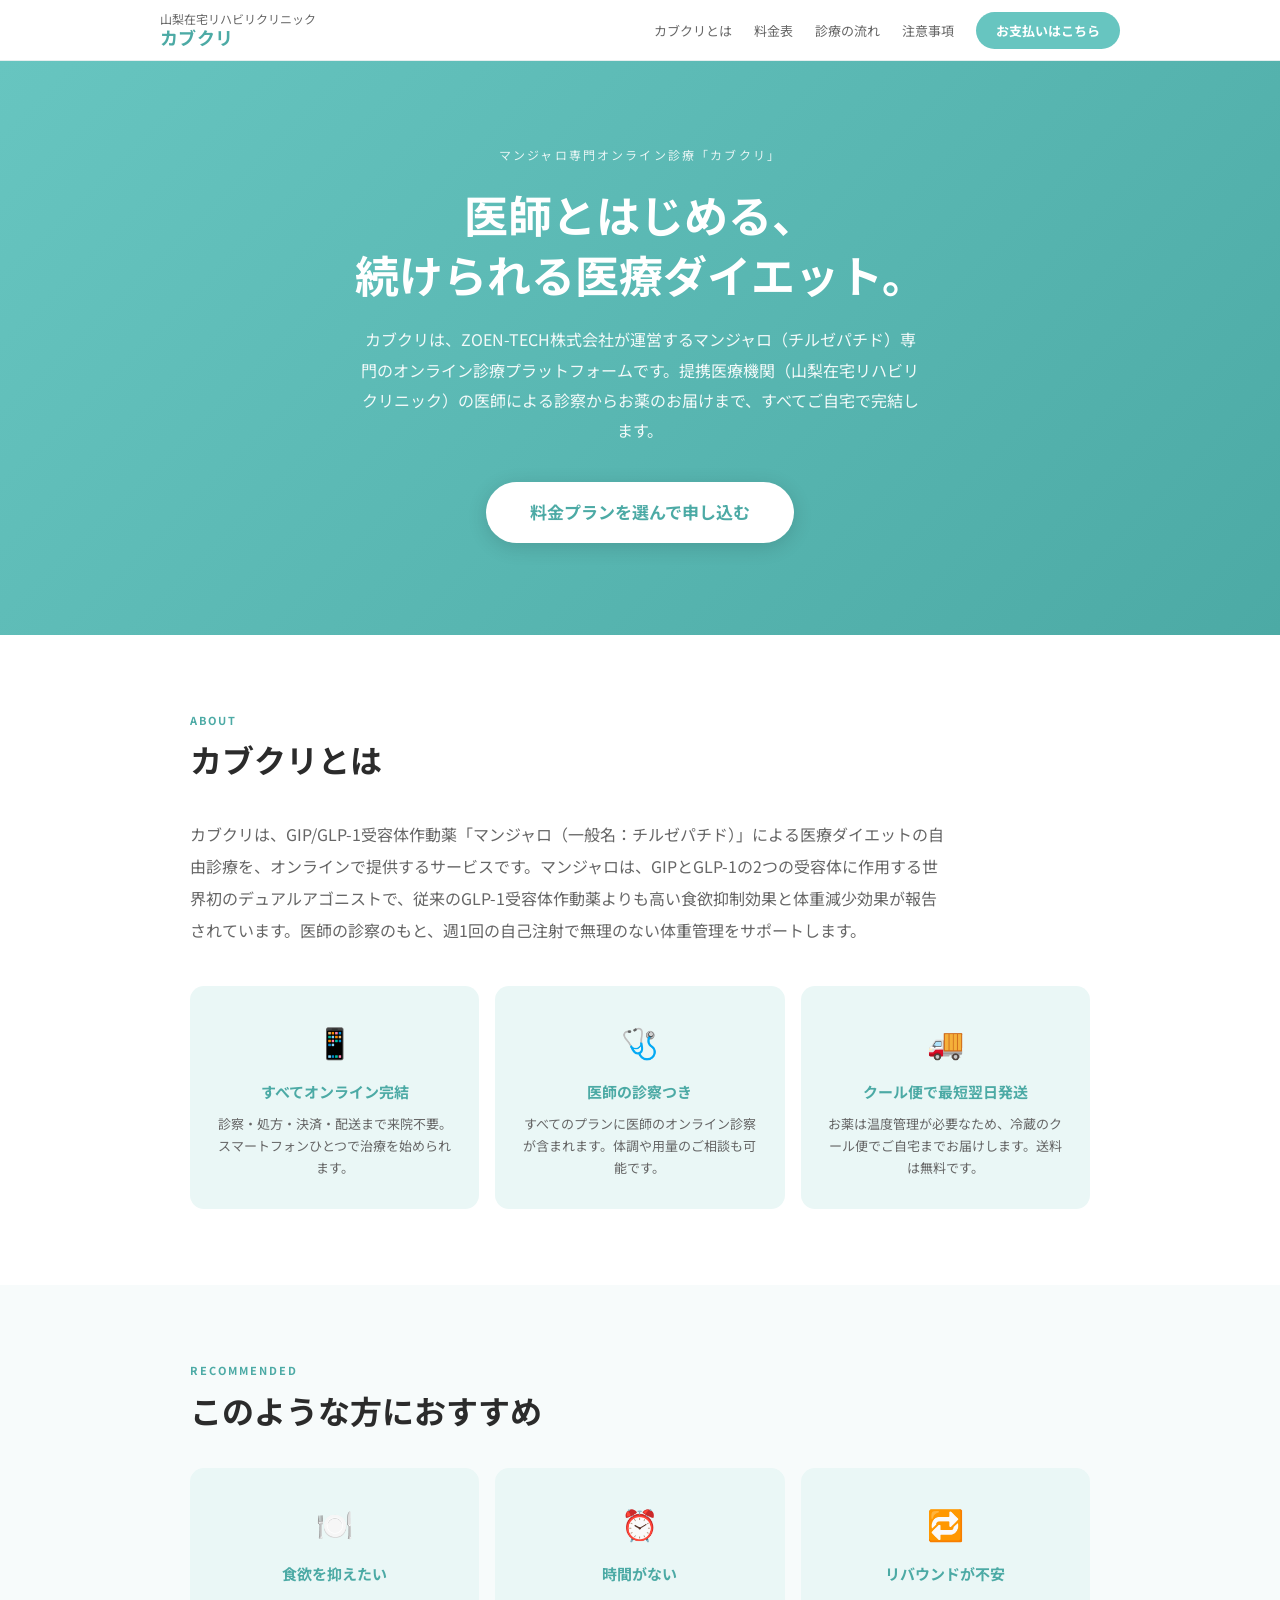
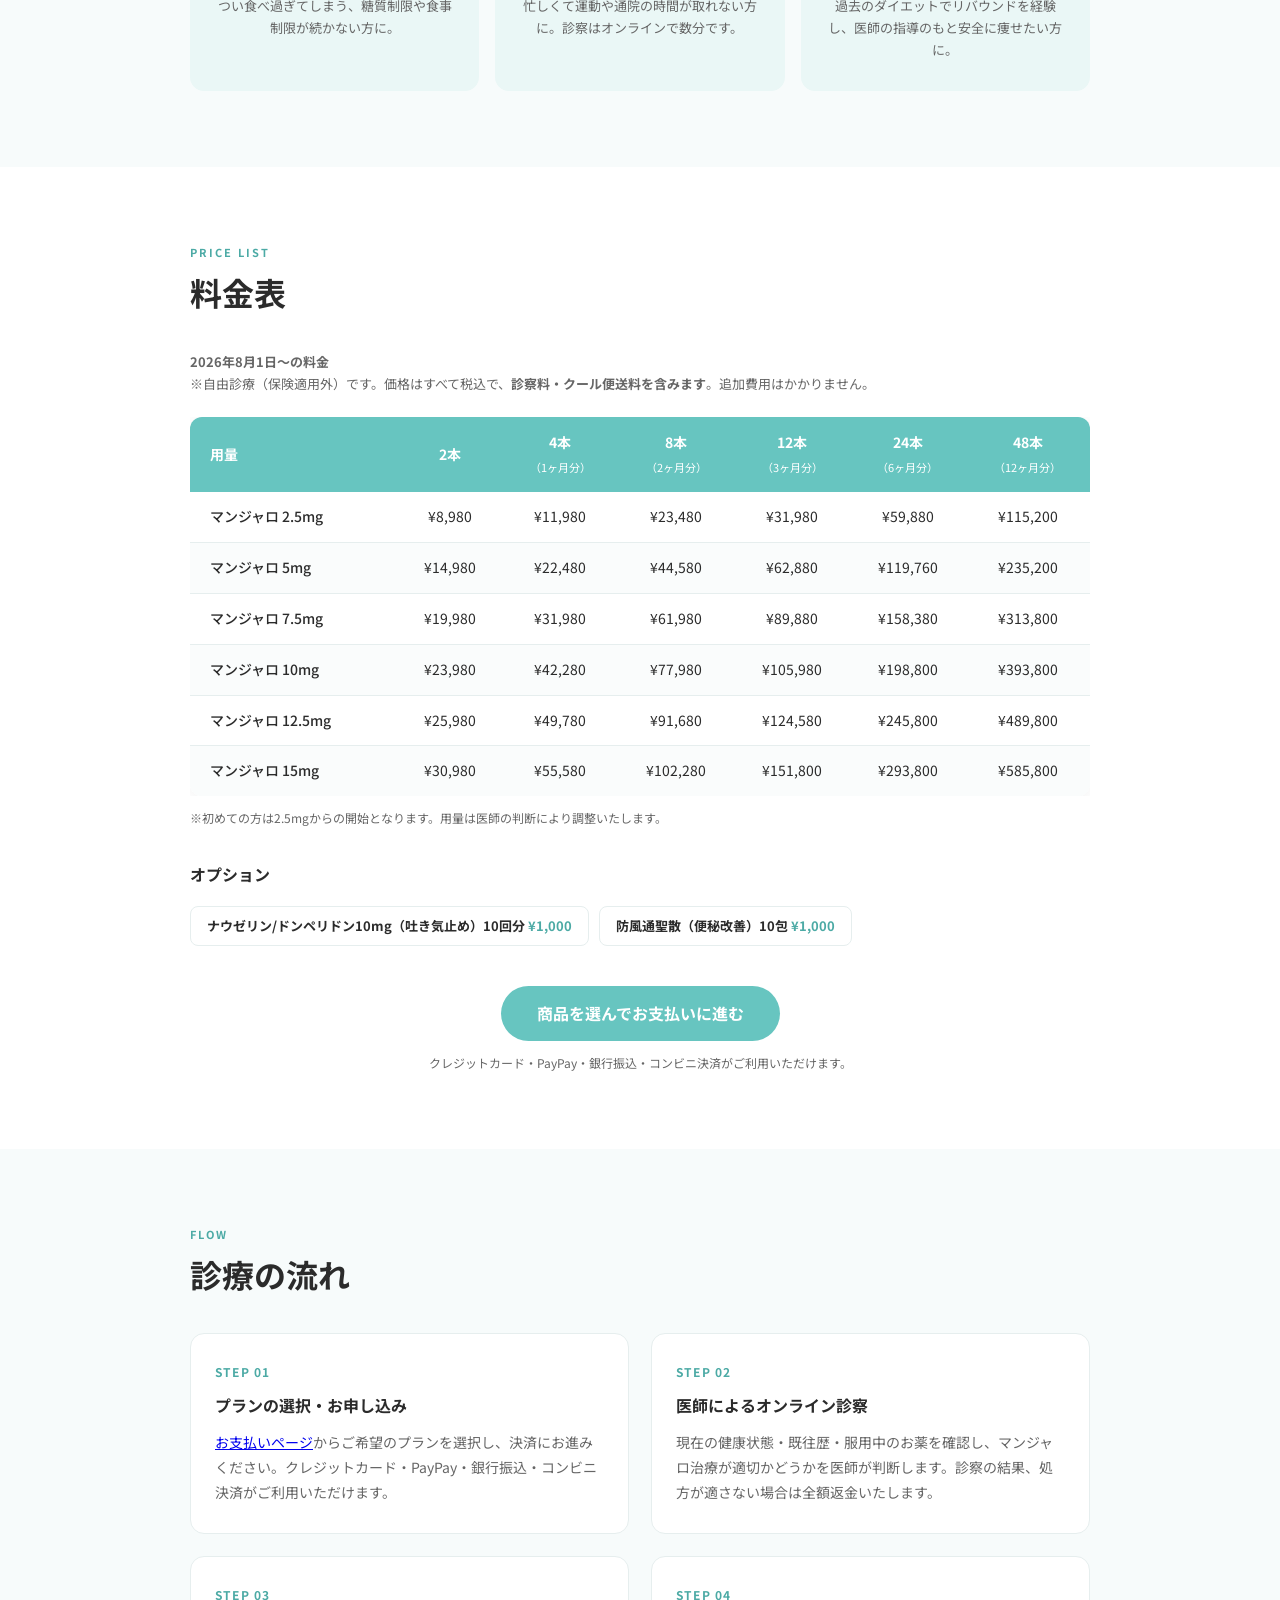
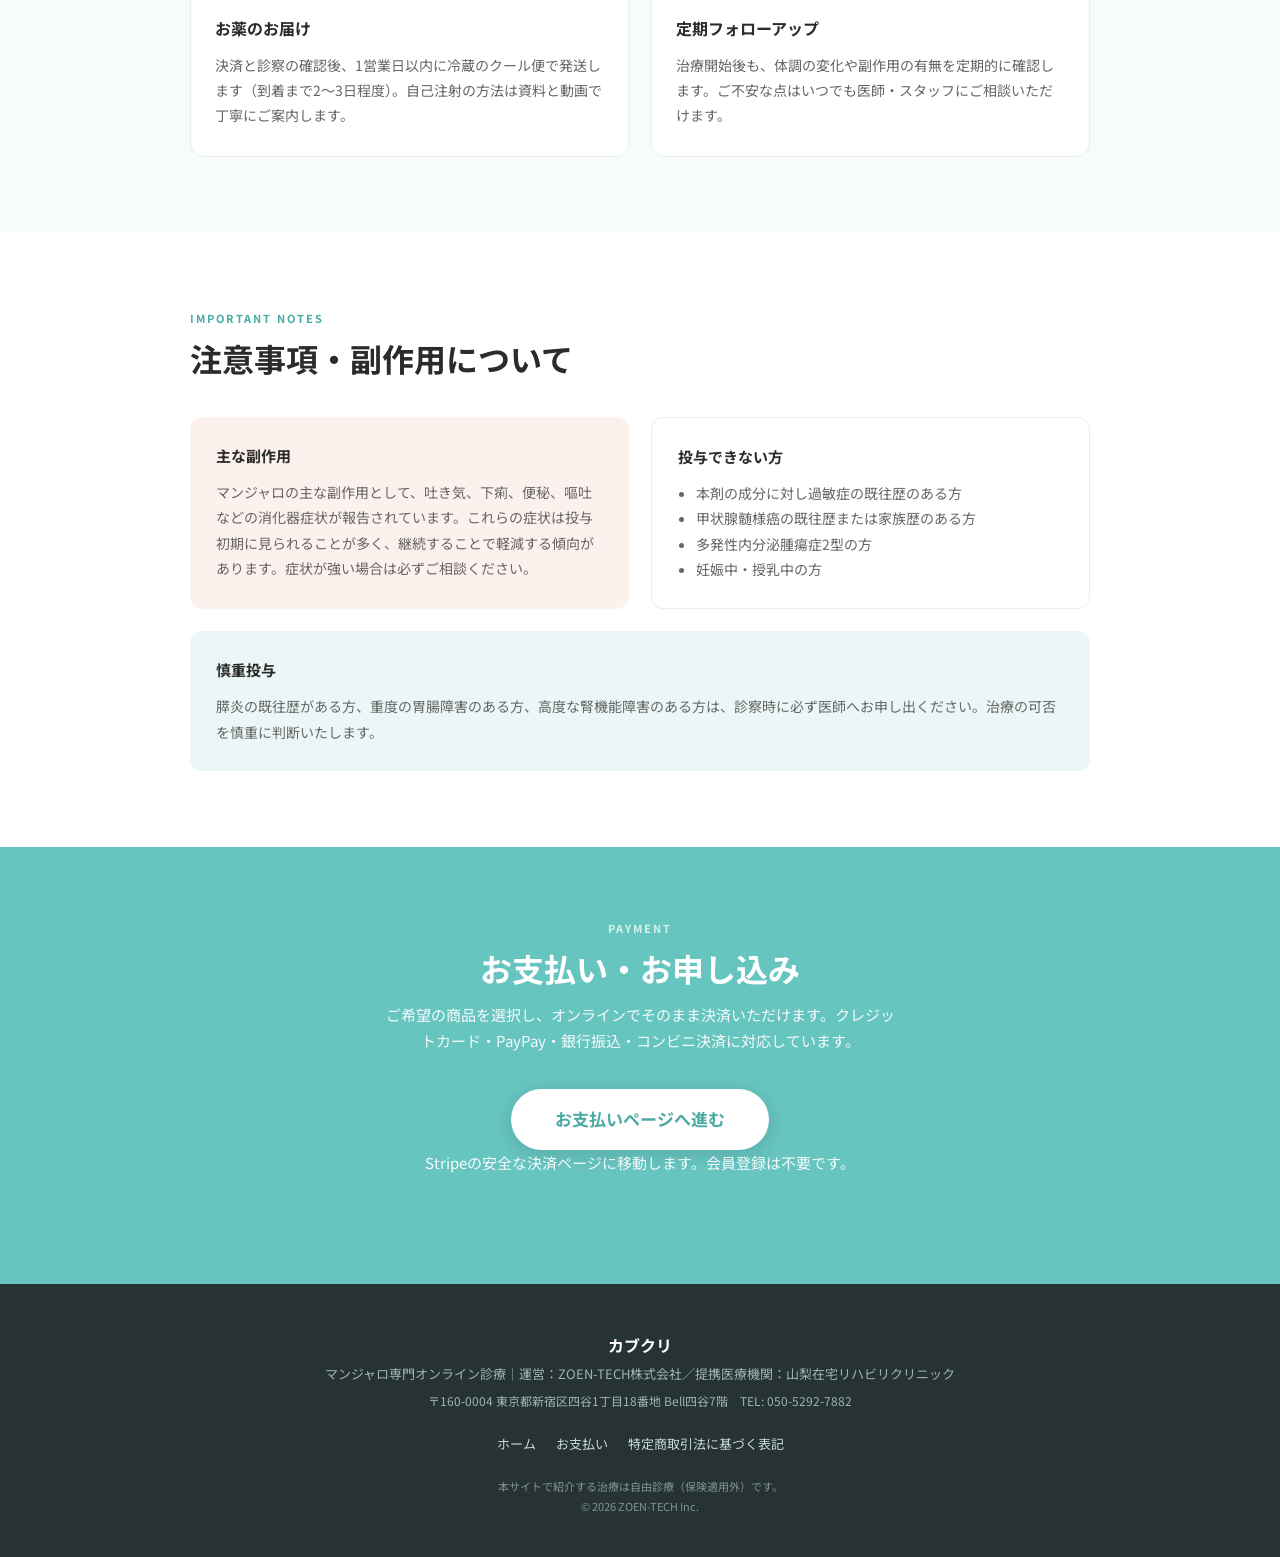
<file: index.html>
<!doctype html>
<html lang="ja">
<head>
  <meta charset="UTF-8" />
  <meta name="robots" content="noindex, nofollow" />
  <meta name="viewport" content="width=device-width, initial-scale=1.0" />
  <title>カブクリ｜マンジャロ専門オンライン診療 - 山梨在宅リハビリクリニック</title>
  <meta name="description" content="カブクリはZOEN-TECH株式会社が運営するマンジャロ（チルゼパチド）専門のオンライン診療プラットフォームです。提携医療機関の医師による診察からお薬のお届けまで、すべてオンラインで完結します。" />
  <link rel="preconnect" href="https://fonts.googleapis.com" />
  <link rel="preconnect" href="https://fonts.gstatic.com" crossorigin />
  <link href="https://fonts.googleapis.com/css2?family=Noto+Sans+JP:wght@400;500;700&display=swap" rel="stylesheet" />
  <link rel="stylesheet" href="assets/style.css" />
</head>
<body>

<!-- Nav -->
<nav class="site-nav">
  <div class="nav-inner">
    <a class="nav-brand" href="index.html">
      山梨在宅リハビリクリニック
      <strong>カブクリ</strong>
    </a>
    <ul class="nav-links">
      <li><a href="#about">カブクリとは</a></li>
      <li><a href="#price">料金表</a></li>
      <li><a href="#flow">診療の流れ</a></li>
      <li><a href="#notes">注意事項</a></li>
      <li class="keep-mobile"><a href="payment.html" class="nav-cta">お支払いはこちら</a></li>
    </ul>
  </div>
</nav>

<!-- Hero -->
<section class="hero">
  <div class="hero-label">マンジャロ専門オンライン診療「カブクリ」</div>
  <h1>医師とはじめる、<br>続けられる医療ダイエット。</h1>
  <p>カブクリは、ZOEN-TECH株式会社が運営するマンジャロ（チルゼパチド）専門のオンライン診療プラットフォームです。提携医療機関（山梨在宅リハビリクリニック）の医師による診察からお薬のお届けまで、すべてご自宅で完結します。</p>
  <a href="payment.html" class="btn-white">料金プランを選んで申し込む</a>
</section>

<!-- About -->
<section class="section" id="about">
  <div class="container">
    <div class="label">About</div>
    <h2>カブクリとは</h2>
    <p class="lead">
      カブクリは、GIP/GLP-1受容体作動薬「マンジャロ（一般名：チルゼパチド）」による医療ダイエットの自由診療を、オンラインで提供するサービスです。マンジャロは、GIPとGLP-1の2つの受容体に作用する世界初のデュアルアゴニストで、従来のGLP-1受容体作動薬よりも高い食欲抑制効果と体重減少効果が報告されています。医師の診察のもと、週1回の自己注射で無理のない体重管理をサポートします。
    </p>
    <div class="feature-grid">
      <div class="feature-card">
        <div class="icon">📱</div>
        <h3>すべてオンライン完結</h3>
        <p>診察・処方・決済・配送まで来院不要。スマートフォンひとつで治療を始められます。</p>
      </div>
      <div class="feature-card">
        <div class="icon">🩺</div>
        <h3>医師の診察つき</h3>
        <p>すべてのプランに医師のオンライン診察が含まれます。体調や用量のご相談も可能です。</p>
      </div>
      <div class="feature-card">
        <div class="icon">🚚</div>
        <h3>クール便で最短翌日発送</h3>
        <p>お薬は温度管理が必要なため、冷蔵のクール便でご自宅までお届けします。送料は無料です。</p>
      </div>
    </div>
  </div>
</section>

<!-- Recommended -->
<section class="section bg-soft">
  <div class="container">
    <div class="label">Recommended</div>
    <h2>このような方におすすめ</h2>
    <div class="feature-grid">
      <div class="feature-card">
        <div class="icon">🍽️</div>
        <h3>食欲を抑えたい</h3>
        <p>つい食べ過ぎてしまう、糖質制限や食事制限が続かない方に。</p>
      </div>
      <div class="feature-card">
        <div class="icon">⏰</div>
        <h3>時間がない</h3>
        <p>忙しくて運動や通院の時間が取れない方に。診察はオンラインで数分です。</p>
      </div>
      <div class="feature-card">
        <div class="icon">🔁</div>
        <h3>リバウンドが不安</h3>
        <p>過去のダイエットでリバウンドを経験し、医師の指導のもと安全に痩せたい方に。</p>
      </div>
    </div>
  </div>
</section>

<!-- Pricing -->
<section class="section" id="price">
  <div class="container">
    <div class="label">Price List</div>
    <h2>料金表</h2>
    <p class="pricing-note"><strong>2026年8月1日〜の料金</strong><br>※自由診療（保険適用外）です。価格はすべて税込で、<strong>診察料・クール便送料を含みます</strong>。追加費用はかかりません。</p>
    <div class="table-wrap">
      <table class="pricing-table">
        <thead>
          <tr>
            <th>用量</th>
            <th>2本</th>
            <th>4本<br><small>（1ヶ月分）</small></th>
            <th>8本<br><small>（2ヶ月分）</small></th>
            <th>12本<br><small>（3ヶ月分）</small></th>
            <th>24本<br><small>（6ヶ月分）</small></th>
            <th>48本<br><small>（12ヶ月分）</small></th>
          </tr>
        </thead>
        <tbody id="pricing-body"></tbody>
      </table>
    </div>
    <p class="pricing-sub">※初めての方は2.5mgからの開始となります。用量は医師の判断により調整いたします。</p>

    <div style="margin-top:32px">
      <h3 style="font-size:16px;font-weight:700;margin-bottom:14px">オプション</h3>
      <div class="pay-methods" id="options-list"></div>
    </div>

    <div style="margin-top:40px;text-align:center">
      <a href="payment.html" class="btn-pay">商品を選んでお支払いに進む</a>
      <p class="pricing-sub" style="margin-top:12px">クレジットカード・PayPay・銀行振込・コンビニ決済がご利用いただけます。</p>
    </div>
  </div>
</section>

<!-- Flow -->
<section class="section bg-soft" id="flow">
  <div class="container">
    <div class="label">Flow</div>
    <h2>診療の流れ</h2>
    <div class="flow-steps">
      <div class="flow-step">
        <div class="flow-num">STEP 01</div>
        <h3>プランの選択・お申し込み</h3>
        <p><a href="payment.html">お支払いページ</a>からご希望のプランを選択し、決済にお進みください。クレジットカード・PayPay・銀行振込・コンビニ決済がご利用いただけます。</p>
      </div>
      <div class="flow-step">
        <div class="flow-num">STEP 02</div>
        <h3>医師によるオンライン診察</h3>
        <p>現在の健康状態・既往歴・服用中のお薬を確認し、マンジャロ治療が適切かどうかを医師が判断します。診察の結果、処方が適さない場合は全額返金いたします。</p>
      </div>
      <div class="flow-step">
        <div class="flow-num">STEP 03</div>
        <h3>お薬のお届け</h3>
        <p>決済と診察の確認後、1営業日以内に冷蔵のクール便で発送します（到着まで2〜3日程度）。自己注射の方法は資料と動画で丁寧にご案内します。</p>
      </div>
      <div class="flow-step">
        <div class="flow-num">STEP 04</div>
        <h3>定期フォローアップ</h3>
        <p>治療開始後も、体調の変化や副作用の有無を定期的に確認します。ご不安な点はいつでも医師・スタッフにご相談いただけます。</p>
      </div>
    </div>
  </div>
</section>

<!-- Notes -->
<section class="section" id="notes">
  <div class="container">
    <div class="label">Important Notes</div>
    <h2>注意事項・副作用について</h2>
    <div class="notes-grid">
      <div class="note-box warn">
        <h3>主な副作用</h3>
        <p>マンジャロの主な副作用として、吐き気、下痢、便秘、嘔吐などの消化器症状が報告されています。これらの症状は投与初期に見られることが多く、継続することで軽減する傾向があります。症状が強い場合は必ずご相談ください。</p>
      </div>
      <div class="note-box plain">
        <h3>投与できない方</h3>
        <ul>
          <li>本剤の成分に対し過敏症の既往歴のある方</li>
          <li>甲状腺髄様癌の既往歴または家族歴のある方</li>
          <li>多発性内分泌腫瘍症2型の方</li>
          <li>妊娠中・授乳中の方</li>
        </ul>
      </div>
    </div>
    <div class="notes-full">
      <div class="note-box soft">
        <h3>慎重投与</h3>
        <p>膵炎の既往歴がある方、重度の胃腸障害のある方、高度な腎機能障害のある方は、診察時に必ず医師へお申し出ください。治療の可否を慎重に判断いたします。</p>
      </div>
    </div>
  </div>
</section>

<!-- CTA -->
<section class="cta-section">
  <div class="container">
    <div class="label" style="color:rgba(255,255,255,0.75)">Payment</div>
    <h2>お支払い・お申し込み</h2>
    <p>ご希望の商品を選択し、オンラインでそのまま決済いただけます。クレジットカード・PayPay・銀行振込・コンビニ決済に対応しています。</p>
    <a href="payment.html" class="btn-white">お支払いページへ進む</a>
    <p class="cta-note">Stripeの安全な決済ページに移動します。会員登録は不要です。</p>
  </div>
</section>

<!-- Footer -->
<footer class="site-footer">
  <div class="footer-inner">
    <p class="footer-name">カブクリ</p>
    <p class="footer-sub">マンジャロ専門オンライン診療｜運営：ZOEN-TECH株式会社／提携医療機関：山梨在宅リハビリクリニック</p>
    <p class="footer-addr">〒160-0004 東京都新宿区四谷1丁目18番地 Bell四谷7階　TEL: 050-5292-7882</p>
    <div class="footer-links">
      <a href="index.html">ホーム</a>
      <a href="payment.html">お支払い</a>
      <a href="tokushoho.html">特定商取引法に基づく表記</a>
    </div>
    <p class="footer-copy">本サイトで紹介する治療は自由診療（保険適用外）です。<br>© 2026 ZOEN-TECH Inc.</p>
  </div>
</footer>

<script src="assets/products.js"></script>
<script>
  // 料金表の描画（データは products.js に一元化）
  const tbody = document.getElementById("pricing-body");
  KBK_DOSES.forEach(({ dose }) => {
    const tr = document.createElement("tr");
    const cells = [`<td>マンジャロ ${dose}</td>`]
      .concat(KBK_PRICES[dose].map(p => `<td>${kbkYen(p)}</td>`));
    tr.innerHTML = cells.join("");
    tbody.appendChild(tr);
  });
  const opts = document.getElementById("options-list");
  KBK_OPTIONS.forEach(o => {
    const div = document.createElement("div");
    div.className = "pay-badge";
    div.innerHTML = `${o.name} <span style="color:var(--primary-dark)">${kbkYen(o.price)}</span>`;
    opts.appendChild(div);
  });
</script>

</body>
</html>
</file>
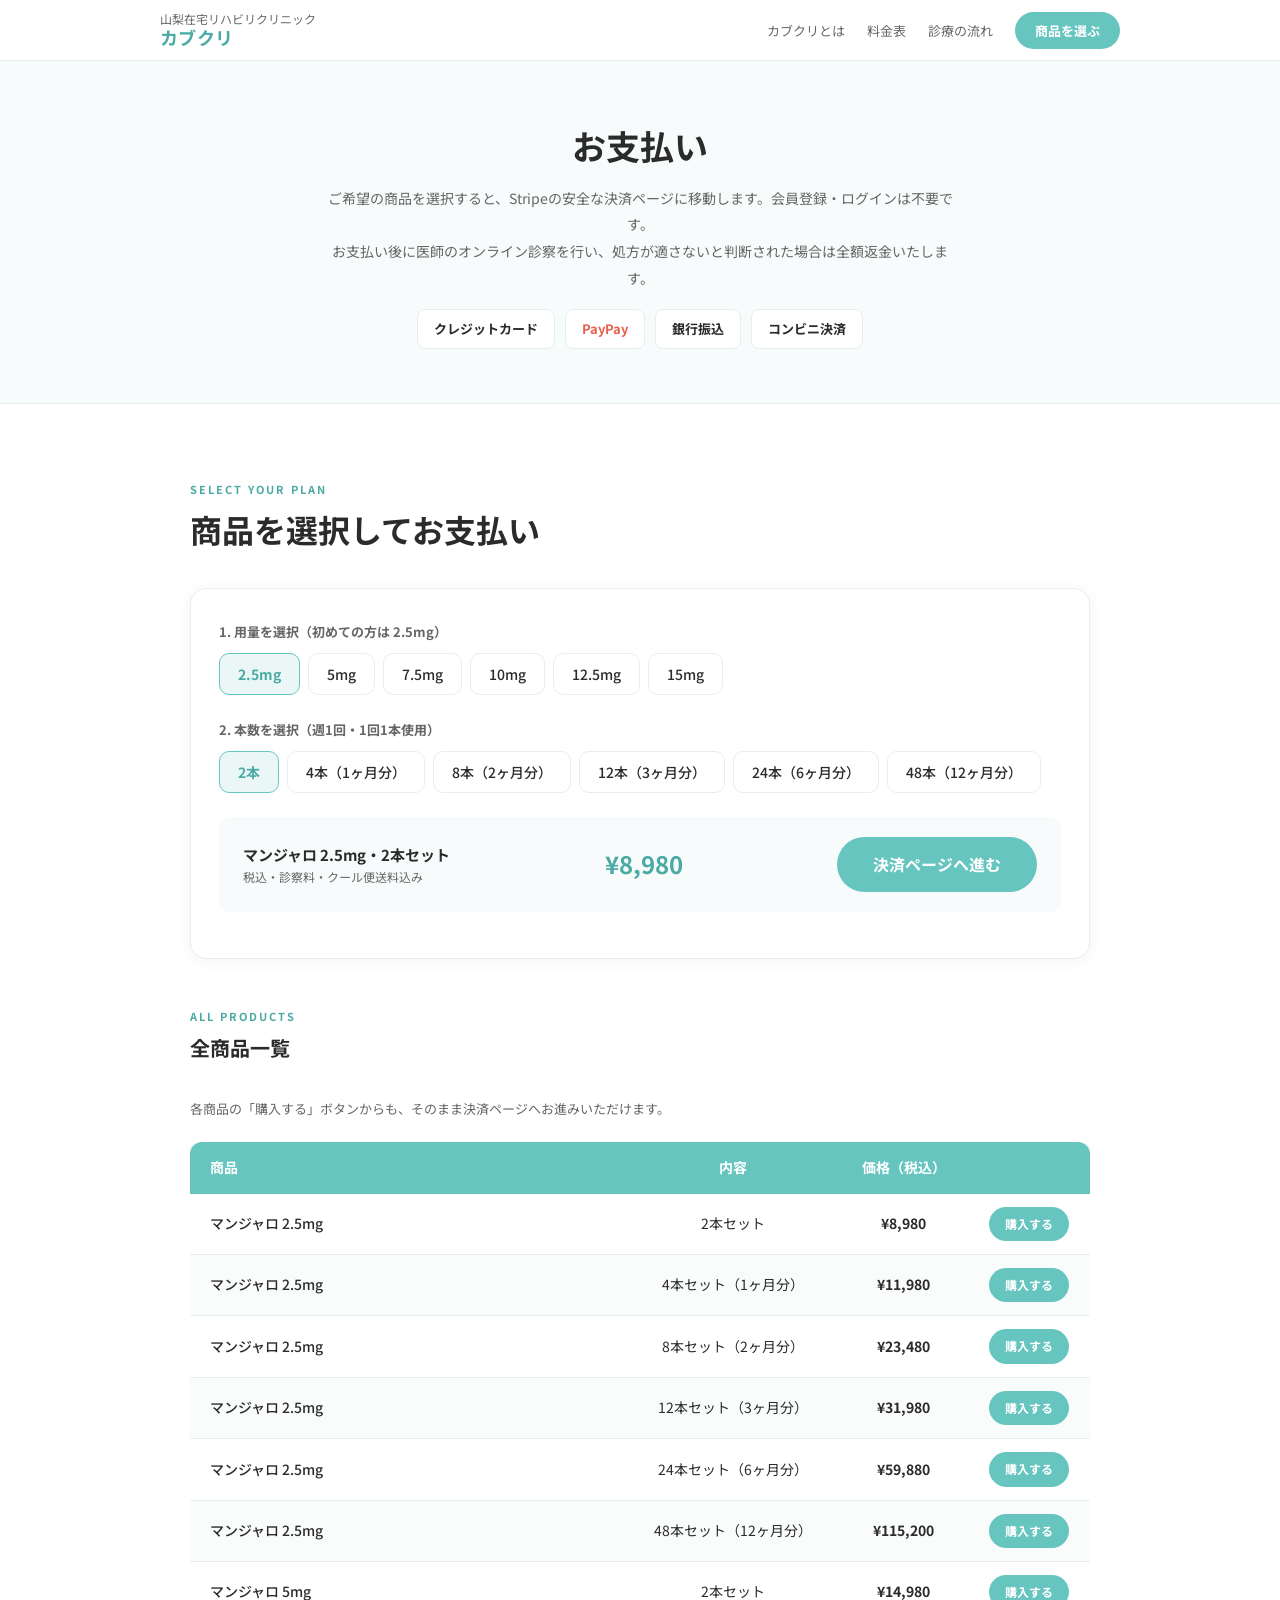
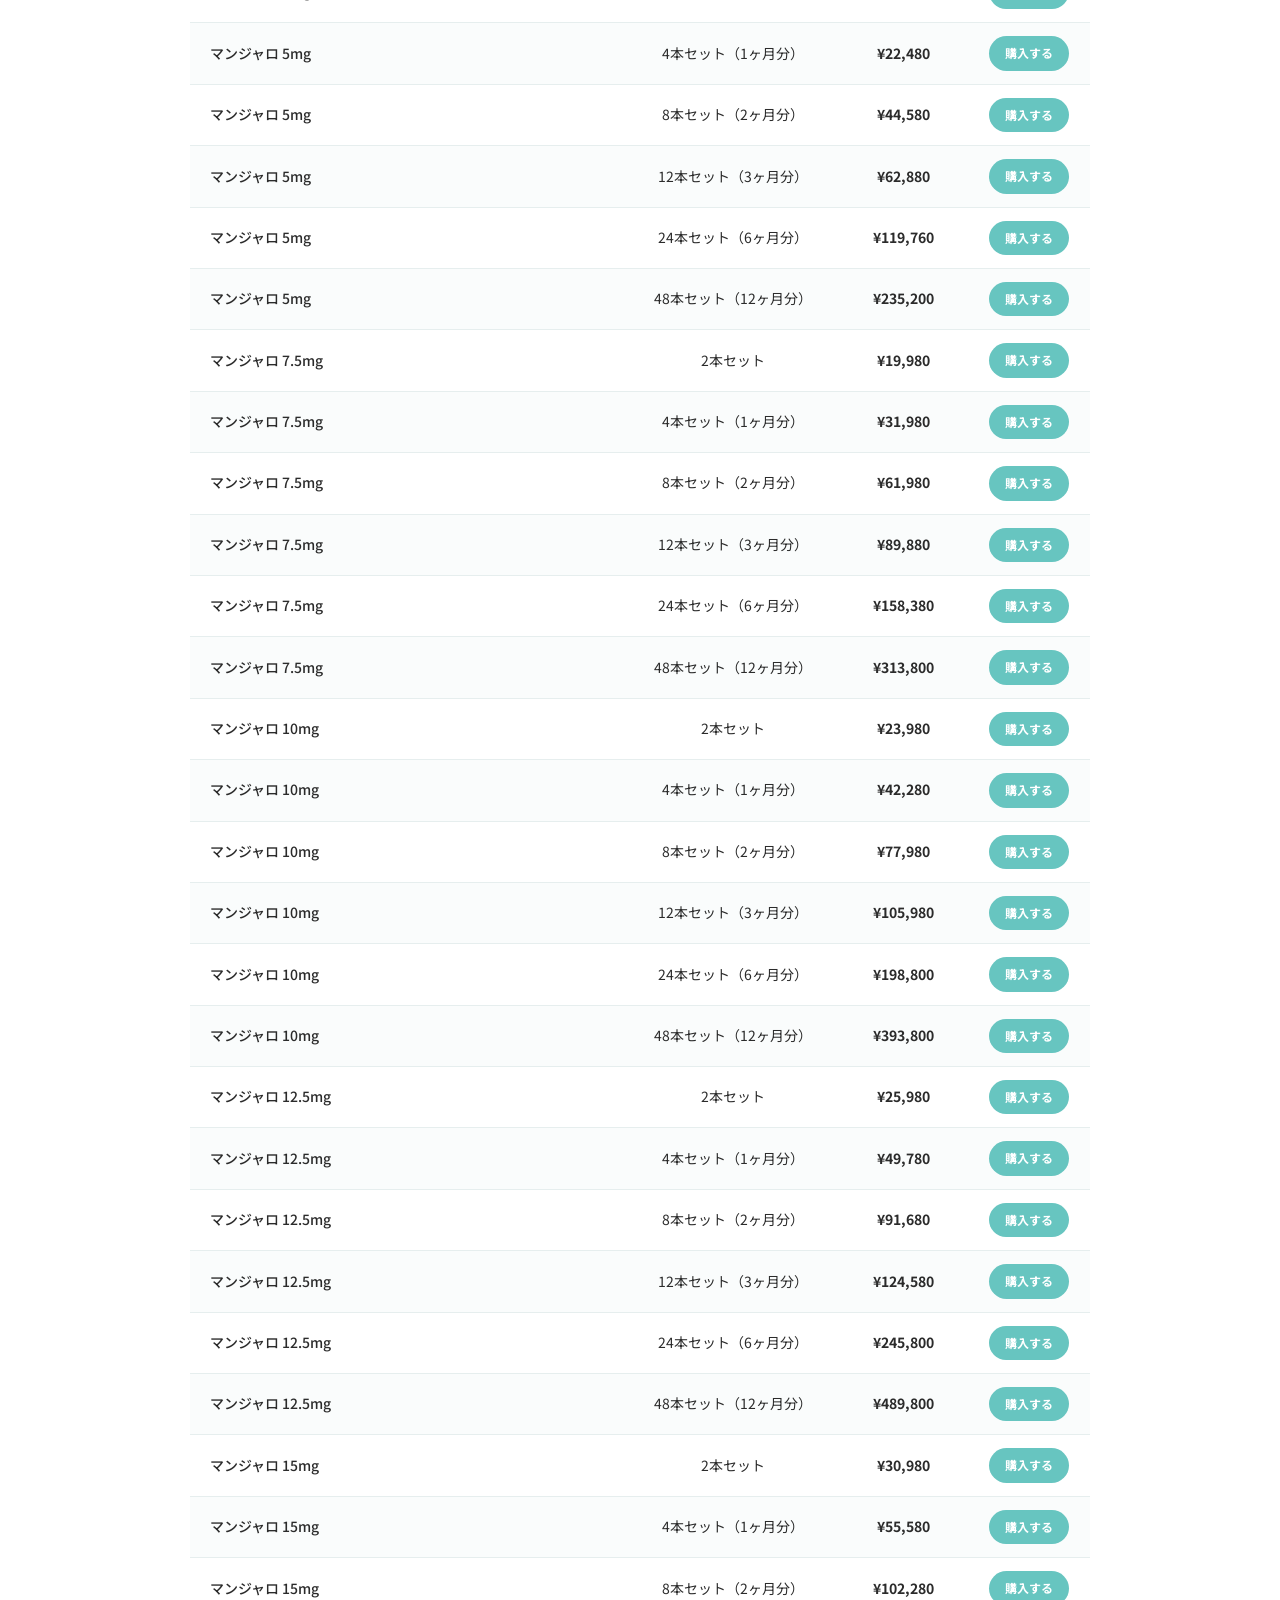
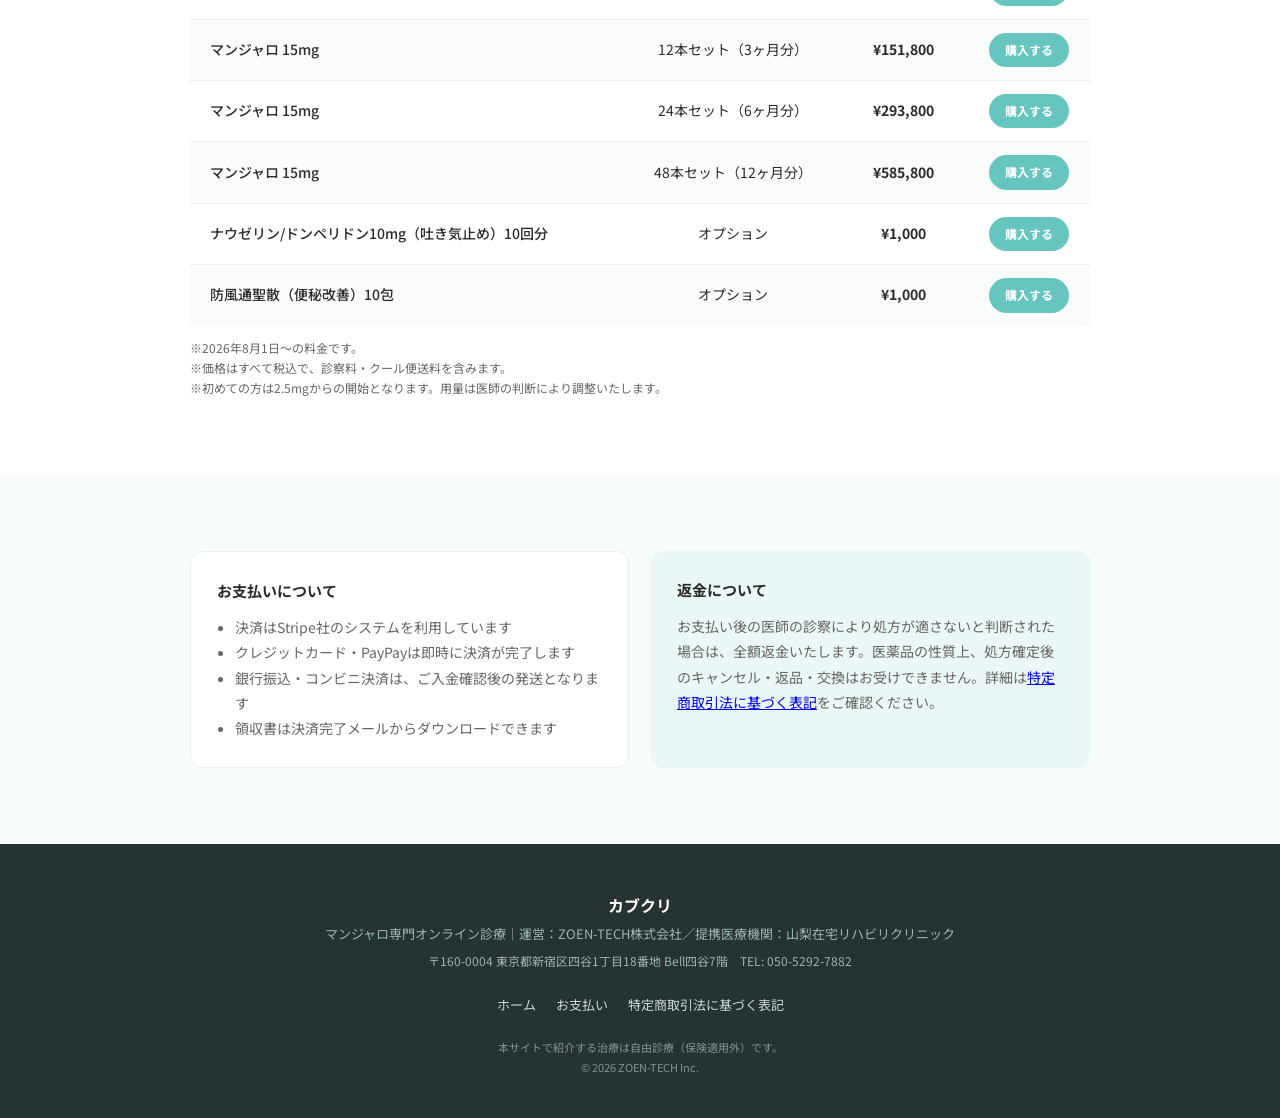
<file: payment.html>
<!doctype html>
<html lang="ja">
<head>
  <meta charset="UTF-8" />
  <meta name="robots" content="noindex, nofollow" />
  <meta name="viewport" content="width=device-width, initial-scale=1.0" />
  <title>お支払い｜カブクリ - 山梨在宅リハビリクリニック</title>
  <meta name="description" content="カブクリのお支払いページ。ご希望の商品を選択し、クレジットカード・PayPay・銀行振込・コンビニ決済でお支払いいただけます。" />
  <link rel="preconnect" href="https://fonts.googleapis.com" />
  <link rel="preconnect" href="https://fonts.gstatic.com" crossorigin />
  <link href="https://fonts.googleapis.com/css2?family=Noto+Sans+JP:wght@400;500;700&display=swap" rel="stylesheet" />
  <link rel="stylesheet" href="assets/style.css" />
</head>
<body>

<!-- Nav -->
<nav class="site-nav">
  <div class="nav-inner">
    <a class="nav-brand" href="index.html">
      山梨在宅リハビリクリニック
      <strong>カブクリ</strong>
    </a>
    <ul class="nav-links">
      <li><a href="index.html#about">カブクリとは</a></li>
      <li><a href="index.html#price">料金表</a></li>
      <li><a href="index.html#flow">診療の流れ</a></li>
      <li class="keep-mobile"><a href="#select" class="nav-cta">商品を選ぶ</a></li>
    </ul>
  </div>
</nav>

<!-- Page header -->
<header class="page-header">
  <h1>お支払い</h1>
  <p>ご希望の商品を選択すると、Stripeの安全な決済ページに移動します。会員登録・ログインは不要です。<br>お支払い後に医師のオンライン診察を行い、処方が適さないと判断された場合は全額返金いたします。</p>
  <div class="pay-methods" style="justify-content:center">
    <span class="pay-badge">クレジットカード</span>
    <span class="pay-badge" style="color:#E8604C">PayPay</span>
    <span class="pay-badge">銀行振込</span>
    <span class="pay-badge">コンビニ決済</span>
  </div>
</header>

<!-- Selector -->
<section class="section" id="select">
  <div class="container">
    <div class="label">Select Your Plan</div>
    <h2>商品を選択してお支払い</h2>

    <div class="selector-card">
      <div class="choice-group">
        <div class="choice-label">1. 用量を選択（初めての方は 2.5mg）</div>
        <div class="choice-row" id="dose-row"></div>
      </div>
      <div class="choice-group">
        <div class="choice-label">2. 本数を選択（週1回・1回1本使用）</div>
        <div class="choice-row" id="set-row"></div>
      </div>
      <div class="selected-summary">
        <div>
          <div class="sel-name" id="sel-name">マンジャロ 2.5mg・2本セット</div>
          <div style="font-size:12px;color:var(--subtext)">税込・診察料・クール便送料込み</div>
        </div>
        <div class="sel-price" id="sel-price">¥13,100</div>
        <a class="btn-pay" id="pay-btn" href="#" target="_blank" rel="noopener">決済ページへ進む</a>
      </div>
      <p class="pricing-sub" id="pay-note" style="margin-top:14px"></p>
    </div>

    <div class="label">All Products</div>
    <h2 style="font-size:20px">全商品一覧</h2>
    <p class="pricing-note">各商品の「購入する」ボタンからも、そのまま決済ページへお進みいただけます。</p>
    <div class="table-wrap">
      <table class="pricing-table list-table">
        <thead>
          <tr><th>商品</th><th>内容</th><th>価格（税込）</th><th></th></tr>
        </thead>
        <tbody id="all-products"></tbody>
      </table>
    </div>
    <p class="pricing-sub">※2026年8月1日〜の料金です。<br>※価格はすべて税込で、診察料・クール便送料を含みます。<br>※初めての方は2.5mgからの開始となります。用量は医師の判断により調整いたします。</p>
  </div>
</section>

<!-- Notes -->
<section class="section bg-soft">
  <div class="container">
    <div class="notes-grid">
      <div class="note-box plain">
        <h3>お支払いについて</h3>
        <ul>
          <li>決済はStripe社のシステムを利用しています</li>
          <li>クレジットカード・PayPayは即時に決済が完了します</li>
          <li>銀行振込・コンビニ決済は、ご入金確認後の発送となります</li>
          <li>領収書は決済完了メールからダウンロードできます</li>
        </ul>
      </div>
      <div class="note-box soft">
        <h3>返金について</h3>
        <p>お支払い後の医師の診察により処方が適さないと判断された場合は、全額返金いたします。医薬品の性質上、処方確定後のキャンセル・返品・交換はお受けできません。詳細は<a href="tokushoho.html">特定商取引法に基づく表記</a>をご確認ください。</p>
      </div>
    </div>
  </div>
</section>

<!-- Footer -->
<footer class="site-footer">
  <div class="footer-inner">
    <p class="footer-name">カブクリ</p>
    <p class="footer-sub">マンジャロ専門オンライン診療｜運営：ZOEN-TECH株式会社／提携医療機関：山梨在宅リハビリクリニック</p>
    <p class="footer-addr">〒160-0004 東京都新宿区四谷1丁目18番地 Bell四谷7階　TEL: 050-5292-7882</p>
    <div class="footer-links">
      <a href="index.html">ホーム</a>
      <a href="payment.html">お支払い</a>
      <a href="tokushoho.html">特定商取引法に基づく表記</a>
    </div>
    <p class="footer-copy">本サイトで紹介する治療は自由診療（保険適用外）です。<br>© 2026 ZOEN-TECH Inc.</p>
  </div>
</footer>

<script src="assets/products.js"></script>
<script src="assets/payment-links.js"></script>
<script>
  // payment-links.js が定義する KBK_PAYMENT_LINKS: { lookup_key: "https://buy.stripe.com/..." }
  const LINKS = (typeof KBK_PAYMENT_LINKS !== "undefined") ? KBK_PAYMENT_LINKS : {};

  let selDose = KBK_DOSES[0];
  let selSet = KBK_SETS[0];

  function renderChoices() {
    const doseRow = document.getElementById("dose-row");
    const setRow = document.getElementById("set-row");
    doseRow.innerHTML = "";
    setRow.innerHTML = "";
    KBK_DOSES.forEach(d => {
      const b = document.createElement("button");
      b.type = "button";
      b.className = "choice-btn" + (d === selDose ? " active" : "");
      b.textContent = d.dose;
      b.onclick = () => { selDose = d; renderChoices(); };
      doseRow.appendChild(b);
    });
    KBK_SETS.forEach(s => {
      const b = document.createElement("button");
      b.type = "button";
      b.className = "choice-btn" + (s === selSet ? " active" : "");
      b.textContent = s.pens + "本" + (s.note ? `（${s.note}）` : "");
      b.onclick = () => { selSet = s; renderChoices(); };
      setRow.appendChild(b);
    });
    updateSummary();
  }

  function updateSummary() {
    const idx = KBK_SETS.indexOf(selSet);
    const price = KBK_PRICES[selDose.dose][idx];
    const key = kbkLookupKey(selDose.token, selSet.pens);
    document.getElementById("sel-name").textContent = `マンジャロ ${selDose.dose}・${selSet.label}`;
    document.getElementById("sel-price").textContent = kbkYen(price);
    const btn = document.getElementById("pay-btn");
    const note = document.getElementById("pay-note");
    if (LINKS[key]) {
      btn.href = LINKS[key];
      btn.removeAttribute("aria-disabled");
      note.textContent = "";
    } else {
      btn.href = "#";
      btn.setAttribute("aria-disabled", "true");
      note.textContent = "この商品の決済リンクは現在準備中です。お電話またはメールにてお問い合わせください。";
    }
  }

  function renderAllProducts() {
    const tbody = document.getElementById("all-products");
    KBK_DOSES.forEach(d => {
      KBK_SETS.forEach((s, i) => {
        const key = kbkLookupKey(d.token, s.pens);
        const price = KBK_PRICES[d.dose][i];
        const tr = document.createElement("tr");
        const link = LINKS[key]
          ? `<a class="btn-pay-sm" href="${LINKS[key]}" target="_blank" rel="noopener">購入する</a>`
          : `<span style="font-size:12px;color:var(--subtext)">準備中</span>`;
        tr.innerHTML = `<td>マンジャロ ${d.dose}</td><td>${s.label}</td><td style="font-weight:700">${kbkYen(price)}</td><td>${link}</td>`;
        tbody.appendChild(tr);
      });
    });
    KBK_OPTIONS.forEach(o => {
      const tr = document.createElement("tr");
      const link = LINKS[o.token]
        ? `<a class="btn-pay-sm" href="${LINKS[o.token]}" target="_blank" rel="noopener">購入する</a>`
        : `<span style="font-size:12px;color:var(--subtext)">準備中</span>`;
      tr.innerHTML = `<td>${o.name}</td><td>オプション</td><td style="font-weight:700">${kbkYen(o.price)}</td><td>${link}</td>`;
      tbody.appendChild(tr);
    });
  }

  renderChoices();
  renderAllProducts();
</script>

</body>
</html>
</file>
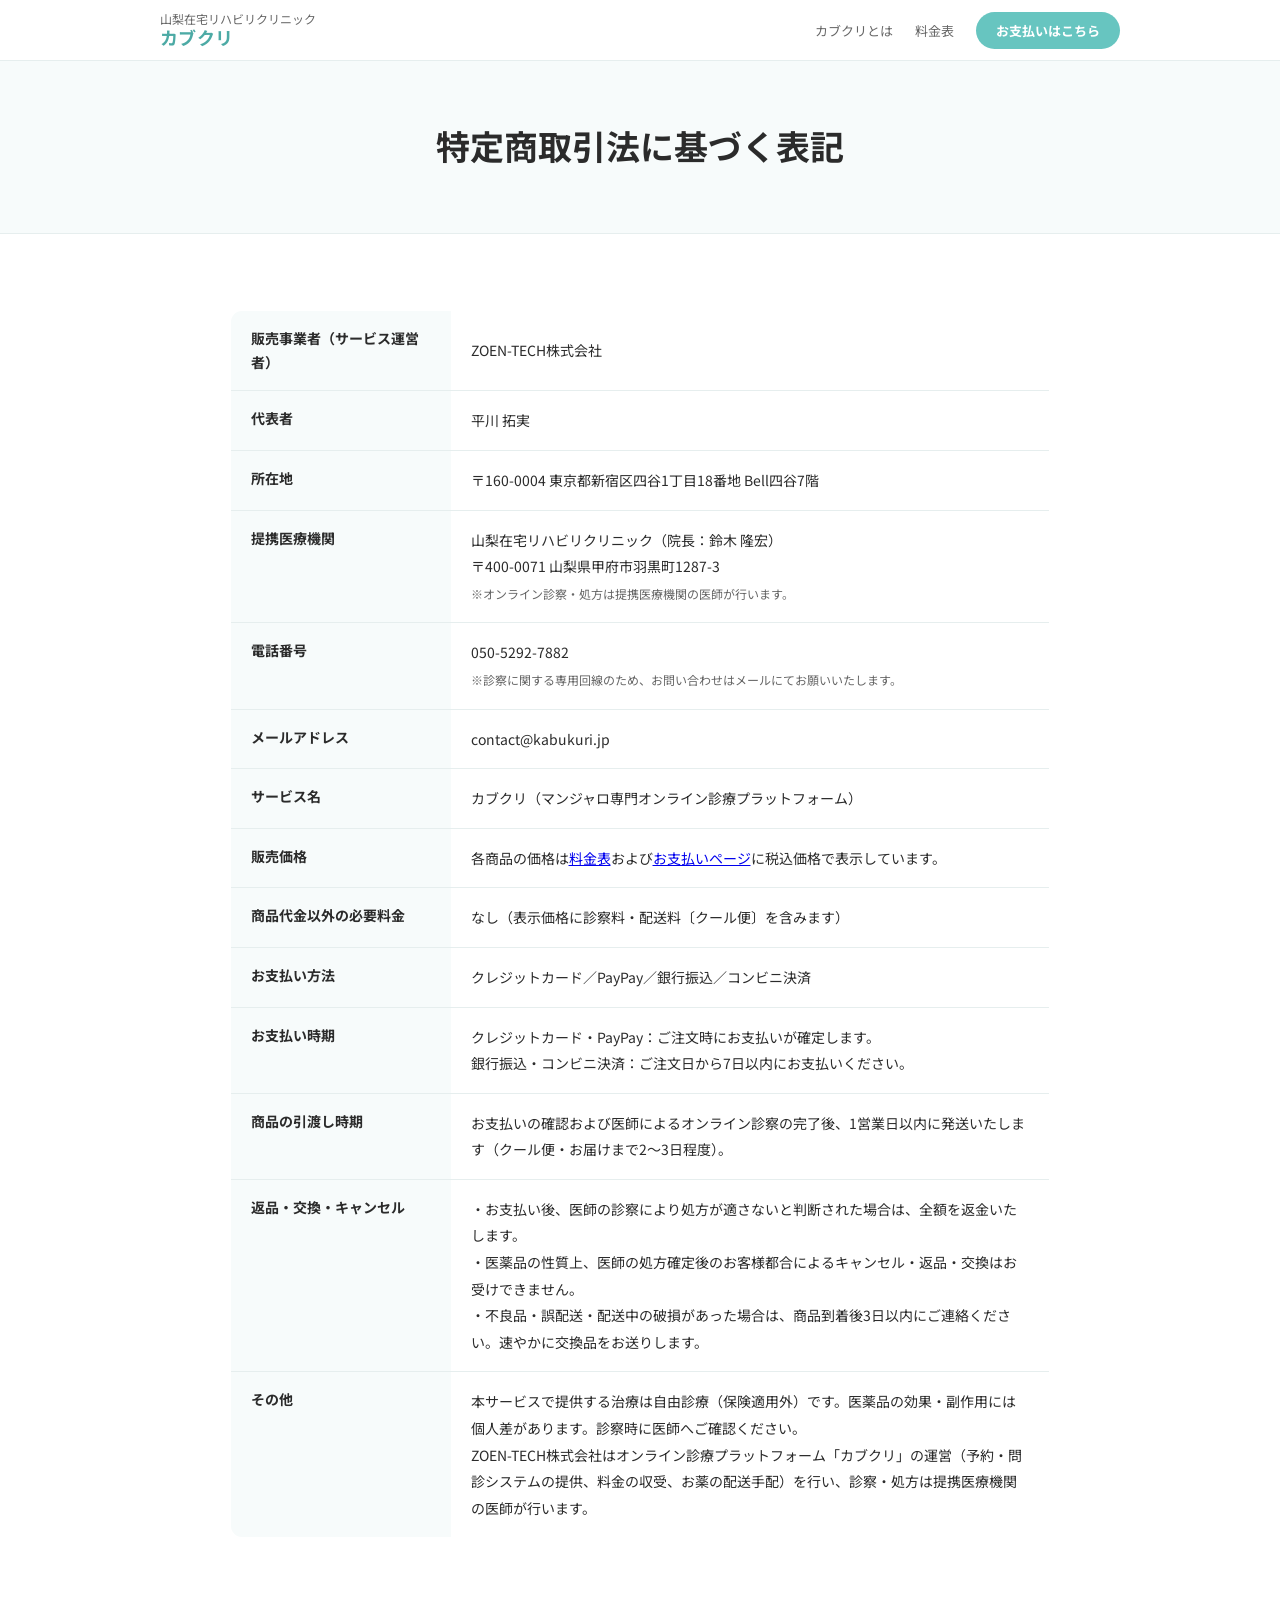
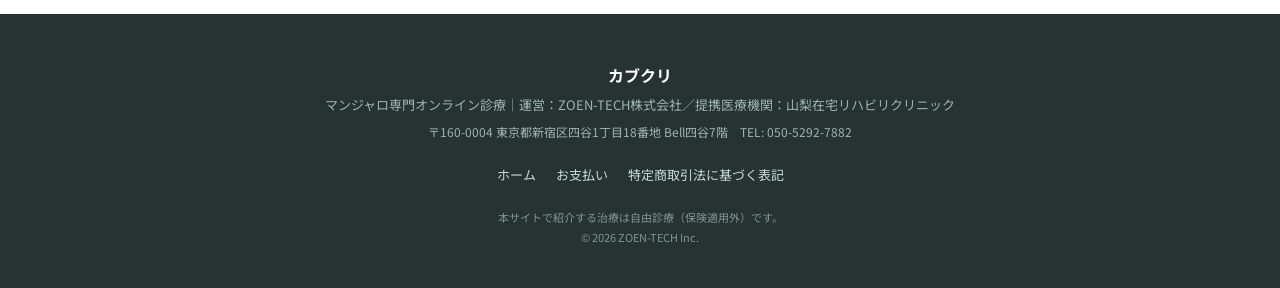
<file: tokushoho.html>
<!doctype html>
<html lang="ja">
<head>
  <meta charset="UTF-8" />
  <meta name="robots" content="noindex, nofollow" />
  <meta name="viewport" content="width=device-width, initial-scale=1.0" />
  <title>特定商取引法に基づく表記｜カブクリ - 山梨在宅リハビリクリニック</title>
  <link rel="preconnect" href="https://fonts.googleapis.com" />
  <link rel="preconnect" href="https://fonts.gstatic.com" crossorigin />
  <link href="https://fonts.googleapis.com/css2?family=Noto+Sans+JP:wght@400;500;700&display=swap" rel="stylesheet" />
  <link rel="stylesheet" href="assets/style.css" />
</head>
<body>

<!-- Nav -->
<nav class="site-nav">
  <div class="nav-inner">
    <a class="nav-brand" href="index.html">
      山梨在宅リハビリクリニック
      <strong>カブクリ</strong>
    </a>
    <ul class="nav-links">
      <li><a href="index.html#about">カブクリとは</a></li>
      <li><a href="index.html#price">料金表</a></li>
      <li class="keep-mobile"><a href="payment.html" class="nav-cta">お支払いはこちら</a></li>
    </ul>
  </div>
</nav>

<!-- Page header -->
<header class="page-header">
  <h1>特定商取引法に基づく表記</h1>
</header>

<section class="section">
  <div class="container" style="max-width:820px">
    <table class="legal-table">
      <tr>
        <th>販売事業者（サービス運営者）</th>
        <td>ZOEN-TECH株式会社</td>
      </tr>
      <tr>
        <th>代表者</th>
        <td>平川 拓実</td>
      </tr>
      <tr>
        <th>所在地</th>
        <td>〒160-0004 東京都新宿区四谷1丁目18番地 Bell四谷7階</td>
      </tr>
      <tr>
        <th>提携医療機関</th>
        <td>山梨在宅リハビリクリニック（院長：鈴木 隆宏）<br>〒400-0071 山梨県甲府市羽黒町1287-3<br><span style="font-size:12px;color:var(--subtext)">※オンライン診察・処方は提携医療機関の医師が行います。</span></td>
      </tr>
      <tr>
        <th>電話番号</th>
        <td>050-5292-7882<br><span style="font-size:12px;color:var(--subtext)">※診察に関する専用回線のため、お問い合わせはメールにてお願いいたします。</span></td>
      </tr>
      <tr>
        <th>メールアドレス</th>
        <td>contact@kabukuri.jp</td>
      </tr>
      <tr>
        <th>サービス名</th>
        <td>カブクリ（マンジャロ専門オンライン診療プラットフォーム）</td>
      </tr>
      <tr>
        <th>販売価格</th>
        <td>各商品の価格は<a href="index.html#price">料金表</a>および<a href="payment.html">お支払いページ</a>に税込価格で表示しています。</td>
      </tr>
      <tr>
        <th>商品代金以外の必要料金</th>
        <td>なし（表示価格に診察料・配送料〔クール便〕を含みます）</td>
      </tr>
      <tr>
        <th>お支払い方法</th>
        <td>クレジットカード／PayPay／銀行振込／コンビニ決済</td>
      </tr>
      <tr>
        <th>お支払い時期</th>
        <td>クレジットカード・PayPay：ご注文時にお支払いが確定します。<br>銀行振込・コンビニ決済：ご注文日から7日以内にお支払いください。</td>
      </tr>
      <tr>
        <th>商品の引渡し時期</th>
        <td>お支払いの確認および医師によるオンライン診察の完了後、1営業日以内に発送いたします（クール便・お届けまで2〜3日程度）。</td>
      </tr>
      <tr>
        <th>返品・交換・キャンセル</th>
        <td>
          ・お支払い後、医師の診察により処方が適さないと判断された場合は、全額を返金いたします。<br>
          ・医薬品の性質上、医師の処方確定後のお客様都合によるキャンセル・返品・交換はお受けできません。<br>
          ・不良品・誤配送・配送中の破損があった場合は、商品到着後3日以内にご連絡ください。速やかに交換品をお送りします。
        </td>
      </tr>
      <tr>
        <th>その他</th>
        <td>本サービスで提供する治療は自由診療（保険適用外）です。医薬品の効果・副作用には個人差があります。診察時に医師へご確認ください。<br>ZOEN-TECH株式会社はオンライン診療プラットフォーム「カブクリ」の運営（予約・問診システムの提供、料金の収受、お薬の配送手配）を行い、診察・処方は提携医療機関の医師が行います。</td>
      </tr>
    </table>
  </div>
</section>

<!-- Footer -->
<footer class="site-footer">
  <div class="footer-inner">
    <p class="footer-name">カブクリ</p>
    <p class="footer-sub">マンジャロ専門オンライン診療｜運営：ZOEN-TECH株式会社／提携医療機関：山梨在宅リハビリクリニック</p>
    <p class="footer-addr">〒160-0004 東京都新宿区四谷1丁目18番地 Bell四谷7階　TEL: 050-5292-7882</p>
    <div class="footer-links">
      <a href="index.html">ホーム</a>
      <a href="payment.html">お支払い</a>
      <a href="tokushoho.html">特定商取引法に基づく表記</a>
    </div>
    <p class="footer-copy">本サイトで紹介する治療は自由診療（保険適用外）です。<br>© 2026 ZOEN-TECH Inc.</p>
  </div>
</footer>

</body>
</html>
</file>
<file: assets/style.css>
/* カブクリ｜山梨在宅リハビリクリニック 共通スタイル
   カラー・トンマナ: repo_kabukuri/marketing/lps/_guidelines/kabukuri-lp-spec.md 準拠 */
*, *::before, *::after { box-sizing: border-box; margin: 0; padding: 0; }

:root {
  --primary: #67C5C0;
  --primary-dark: #4CAAA5;
  --primary-pale: #EAF7F6;
  --bg: #F8FAFA;
  --section-bg: #F7FBFB;
  --border: #E6EEEE;
  --text: #2B2B2B;
  --subtext: #666666;
  --accent-red: #E8604C;
}

html { scroll-behavior: smooth; }

body {
  font-family: 'Noto Sans JP', sans-serif;
  color: var(--text);
  background: #fff;
  line-height: 1.7;
  font-size: 16px;
}

/* ─── Nav ─── */
nav.site-nav {
  position: sticky;
  top: 0;
  background: rgba(255,255,255,0.96);
  backdrop-filter: blur(6px);
  border-bottom: 1px solid var(--border);
  z-index: 100;
  padding: 0 24px;
}
.nav-inner {
  max-width: 960px;
  margin: 0 auto;
  display: flex;
  align-items: center;
  justify-content: space-between;
  height: 60px;
}
.nav-brand {
  font-size: 12px;
  color: var(--subtext);
  line-height: 1.3;
  text-decoration: none;
}
.nav-brand strong {
  display: block;
  font-size: 18px;
  color: var(--primary-dark);
  font-weight: 700;
  letter-spacing: 0.02em;
}
.nav-links {
  display: flex;
  gap: 22px;
  list-style: none;
  align-items: center;
}
.nav-links a {
  font-size: 13px;
  color: var(--subtext);
  text-decoration: none;
  transition: color 0.15s;
}
.nav-links a:hover { color: var(--primary-dark); }
.nav-cta {
  background: var(--primary);
  color: #fff !important;
  padding: 9px 20px;
  border-radius: 50px;
  font-weight: 700;
  font-size: 13px !important;
}
.nav-cta:hover { background: var(--primary-dark); }
@media (max-width: 680px) {
  .nav-links li:not(.keep-mobile) { display: none; }
}

/* ─── Hero ─── */
.hero {
  background: linear-gradient(135deg, var(--primary) 0%, var(--primary-dark) 100%);
  color: #fff;
  text-align: center;
  padding: 84px 24px 92px;
}
.hero-label {
  font-size: 12px;
  letter-spacing: 0.18em;
  opacity: 0.85;
  margin-bottom: 20px;
}
.hero h1 {
  font-size: clamp(28px, 5vw, 44px);
  font-weight: 700;
  line-height: 1.35;
  margin-bottom: 20px;
}
.hero p {
  font-size: 16px;
  opacity: 0.92;
  max-width: 560px;
  margin: 0 auto 36px;
  line-height: 1.9;
}
.btn-white {
  display: inline-block;
  background: #fff;
  color: var(--primary-dark);
  font-weight: 700;
  font-size: 17px;
  padding: 16px 44px;
  border-radius: 50px;
  text-decoration: none;
  box-shadow: 0 4px 20px rgba(0,0,0,0.14);
  transition: opacity 0.2s;
}
.btn-white:hover { opacity: 0.88; }

/* ─── Shared ─── */
.section { padding: 76px 24px; }
.section.bg-soft { background: var(--section-bg); }
.container { max-width: 900px; margin: 0 auto; }
.label {
  font-size: 11px;
  font-weight: 700;
  letter-spacing: 0.18em;
  color: var(--primary-dark);
  text-transform: uppercase;
  margin-bottom: 8px;
}
h2 {
  font-size: clamp(22px, 3vw, 32px);
  font-weight: 700;
  margin-bottom: 36px;
  line-height: 1.4;
}
.lead {
  font-size: 16px;
  line-height: 2.0;
  color: var(--subtext);
  margin-bottom: 40px;
  max-width: 760px;
}

/* ─── Feature cards ─── */
.feature-grid {
  display: grid;
  grid-template-columns: repeat(3, 1fr);
  gap: 16px;
}
@media (max-width: 640px) { .feature-grid { grid-template-columns: 1fr; } }
.feature-card {
  background: var(--primary-pale);
  border-radius: 14px;
  padding: 30px 24px;
  text-align: center;
}
.feature-card .icon { font-size: 30px; margin-bottom: 12px; }
.feature-card h3 { font-size: 15px; font-weight: 700; color: var(--primary-dark); margin-bottom: 8px; }
.feature-card p { font-size: 13px; color: var(--subtext); line-height: 1.7; }

/* ─── Pricing table ─── */
.pricing-note { font-size: 13px; color: var(--subtext); margin-bottom: 22px; }
.table-wrap { overflow-x: auto; }
.pricing-table {
  width: 100%;
  border-collapse: collapse;
  font-size: 14px;
  background: #fff;
  border-radius: 12px;
  overflow: hidden;
  box-shadow: 0 2px 16px rgba(0,0,0,0.06);
}
.pricing-table th {
  background: var(--primary);
  color: #fff;
  font-weight: 700;
  padding: 14px 12px;
  text-align: center;
  white-space: nowrap;
}
.pricing-table th:first-child { text-align: left; padding-left: 20px; }
.pricing-table th small { font-weight: 400; font-size: 11px; }
.pricing-table td {
  padding: 13px 12px;
  text-align: center;
  border-bottom: 1px solid var(--border);
  white-space: nowrap;
}
.pricing-table td:first-child { text-align: left; padding-left: 20px; font-weight: 500; }
.pricing-table tr:last-child td { border-bottom: none; }
.pricing-table tr:nth-child(even) td { background: #FAFCFC; }
.pricing-sub { font-size: 12px; color: var(--subtext); margin-top: 12px; }

/* ─── Flow ─── */
.flow-steps {
  display: grid;
  grid-template-columns: repeat(2, 1fr);
  gap: 22px;
}
@media (max-width: 600px) { .flow-steps { grid-template-columns: 1fr; } }
.flow-step {
  background: #fff;
  border: 1px solid var(--border);
  border-radius: 14px;
  padding: 28px 24px;
}
.flow-num {
  font-size: 12px;
  font-weight: 700;
  color: var(--primary-dark);
  letter-spacing: 0.1em;
  margin-bottom: 10px;
}
.flow-step h3 { font-size: 16px; font-weight: 700; margin-bottom: 10px; }
.flow-step p { font-size: 14px; color: var(--subtext); line-height: 1.8; }

/* ─── Notes ─── */
.notes-grid {
  display: grid;
  grid-template-columns: 1fr 1fr;
  gap: 22px;
}
@media (max-width: 620px) { .notes-grid { grid-template-columns: 1fr; } }
.note-box { border-radius: 12px; padding: 26px; }
.note-box.warn { background: #FDF1EE; }
.note-box.plain { background: #fff; border: 1px solid var(--border); }
.note-box.soft { background: var(--primary-pale); }
.note-box h3 { font-size: 15px; font-weight: 700; margin-bottom: 12px; }
.note-box p, .note-box li { font-size: 14px; color: var(--subtext); line-height: 1.8; }
.note-box ul { padding-left: 18px; }
.notes-full { margin-top: 22px; }

/* ─── Payment page ─── */
.pay-methods {
  display: flex;
  gap: 10px;
  flex-wrap: wrap;
  margin: 18px 0 6px;
}
.pay-badge {
  background: #fff;
  border: 1px solid var(--border);
  border-radius: 8px;
  padding: 8px 16px;
  font-size: 13px;
  font-weight: 700;
  color: var(--text);
}
.selector-card {
  background: #fff;
  border: 1px solid var(--border);
  border-radius: 16px;
  padding: 32px 28px;
  box-shadow: 0 2px 16px rgba(0,0,0,0.05);
  margin-bottom: 48px;
}
.selector-card h3 { font-size: 16px; font-weight: 700; margin-bottom: 14px; }
.choice-group { margin-bottom: 24px; }
.choice-label { font-size: 13px; font-weight: 700; color: var(--subtext); margin-bottom: 10px; }
.choice-row { display: flex; gap: 8px; flex-wrap: wrap; }
.choice-btn {
  border: 1.5px solid var(--border);
  background: #fff;
  border-radius: 10px;
  padding: 10px 18px;
  font-size: 14px;
  font-weight: 500;
  font-family: inherit;
  cursor: pointer;
  transition: all 0.15s;
  color: var(--text);
}
.choice-btn:hover { border-color: var(--primary); }
.choice-btn.active {
  border-color: var(--primary);
  background: var(--primary-pale);
  color: var(--primary-dark);
  font-weight: 700;
}
.selected-summary {
  display: flex;
  align-items: center;
  justify-content: space-between;
  gap: 16px;
  flex-wrap: wrap;
  background: var(--section-bg);
  border-radius: 12px;
  padding: 20px 24px;
}
.selected-summary .sel-name { font-size: 15px; font-weight: 700; }
.selected-summary .sel-price { font-size: 24px; font-weight: 700; color: var(--primary-dark); }
.btn-pay {
  display: inline-block;
  background: var(--primary);
  color: #fff;
  font-weight: 700;
  font-size: 16px;
  padding: 14px 36px;
  border-radius: 50px;
  text-decoration: none;
  border: none;
  cursor: pointer;
  font-family: inherit;
  transition: background 0.15s;
}
.btn-pay:hover { background: var(--primary-dark); }
.btn-pay[aria-disabled="true"] { background: #ccc; pointer-events: none; }
.btn-pay-sm {
  display: inline-block;
  background: var(--primary);
  color: #fff;
  font-weight: 700;
  font-size: 12px;
  padding: 7px 16px;
  border-radius: 50px;
  text-decoration: none;
  white-space: nowrap;
}
.btn-pay-sm:hover { background: var(--primary-dark); }
.list-table td { white-space: normal; }

/* ─── Legal (特商法) ─── */
.legal-table {
  width: 100%;
  border-collapse: collapse;
  font-size: 14px;
  background: #fff;
  border: 1px solid var(--border);
  border-radius: 12px;
  overflow: hidden;
}
.legal-table th {
  width: 220px;
  background: var(--section-bg);
  text-align: left;
  padding: 16px 20px;
  font-weight: 700;
  vertical-align: top;
  border-bottom: 1px solid var(--border);
}
.legal-table td {
  padding: 16px 20px;
  border-bottom: 1px solid var(--border);
  line-height: 1.9;
  color: var(--text);
}
.legal-table tr:last-child th, .legal-table tr:last-child td { border-bottom: none; }
@media (max-width: 560px) {
  .legal-table th { width: 120px; padding: 14px 12px; font-size: 13px; }
  .legal-table td { padding: 14px 12px; font-size: 13px; }
}

/* ─── CTA ─── */
.cta-section {
  background: var(--primary);
  color: #fff;
  text-align: center;
  padding: 72px 24px;
}
.cta-section h2 { margin-bottom: 12px; }
.cta-section p { opacity: 0.92; max-width: 520px; margin: 0 auto 36px; font-size: 15px; }
.cta-note { font-size: 12px; opacity: 0.75; margin-top: 16px; }

/* ─── Footer ─── */
footer.site-footer {
  background: #263332;
  color: #9DB4B2;
  padding: 48px 24px 40px;
  font-size: 13px;
}
.footer-inner { max-width: 900px; margin: 0 auto; text-align: center; }
.footer-name { color: #fff; font-weight: 700; font-size: 16px; margin-bottom: 4px; }
.footer-sub { margin-bottom: 6px; }
.footer-addr { font-size: 12px; margin-bottom: 22px; }
.footer-links {
  display: flex;
  gap: 20px;
  justify-content: center;
  flex-wrap: wrap;
  margin-bottom: 22px;
}
.footer-links a { color: #C8D9D7; text-decoration: none; font-size: 13px; }
.footer-links a:hover { color: #fff; text-decoration: underline; }
.footer-copy { font-size: 11px; opacity: 0.75; line-height: 1.8; }

/* ─── Page header (下層ページ) ─── */
.page-header {
  background: var(--section-bg);
  border-bottom: 1px solid var(--border);
  padding: 56px 24px 48px;
  text-align: center;
}
.page-header h1 { font-size: clamp(24px, 4vw, 34px); font-weight: 700; margin-bottom: 10px; }
.page-header p { font-size: 14px; color: var(--subtext); max-width: 640px; margin: 0 auto; line-height: 1.9; }
</file>
